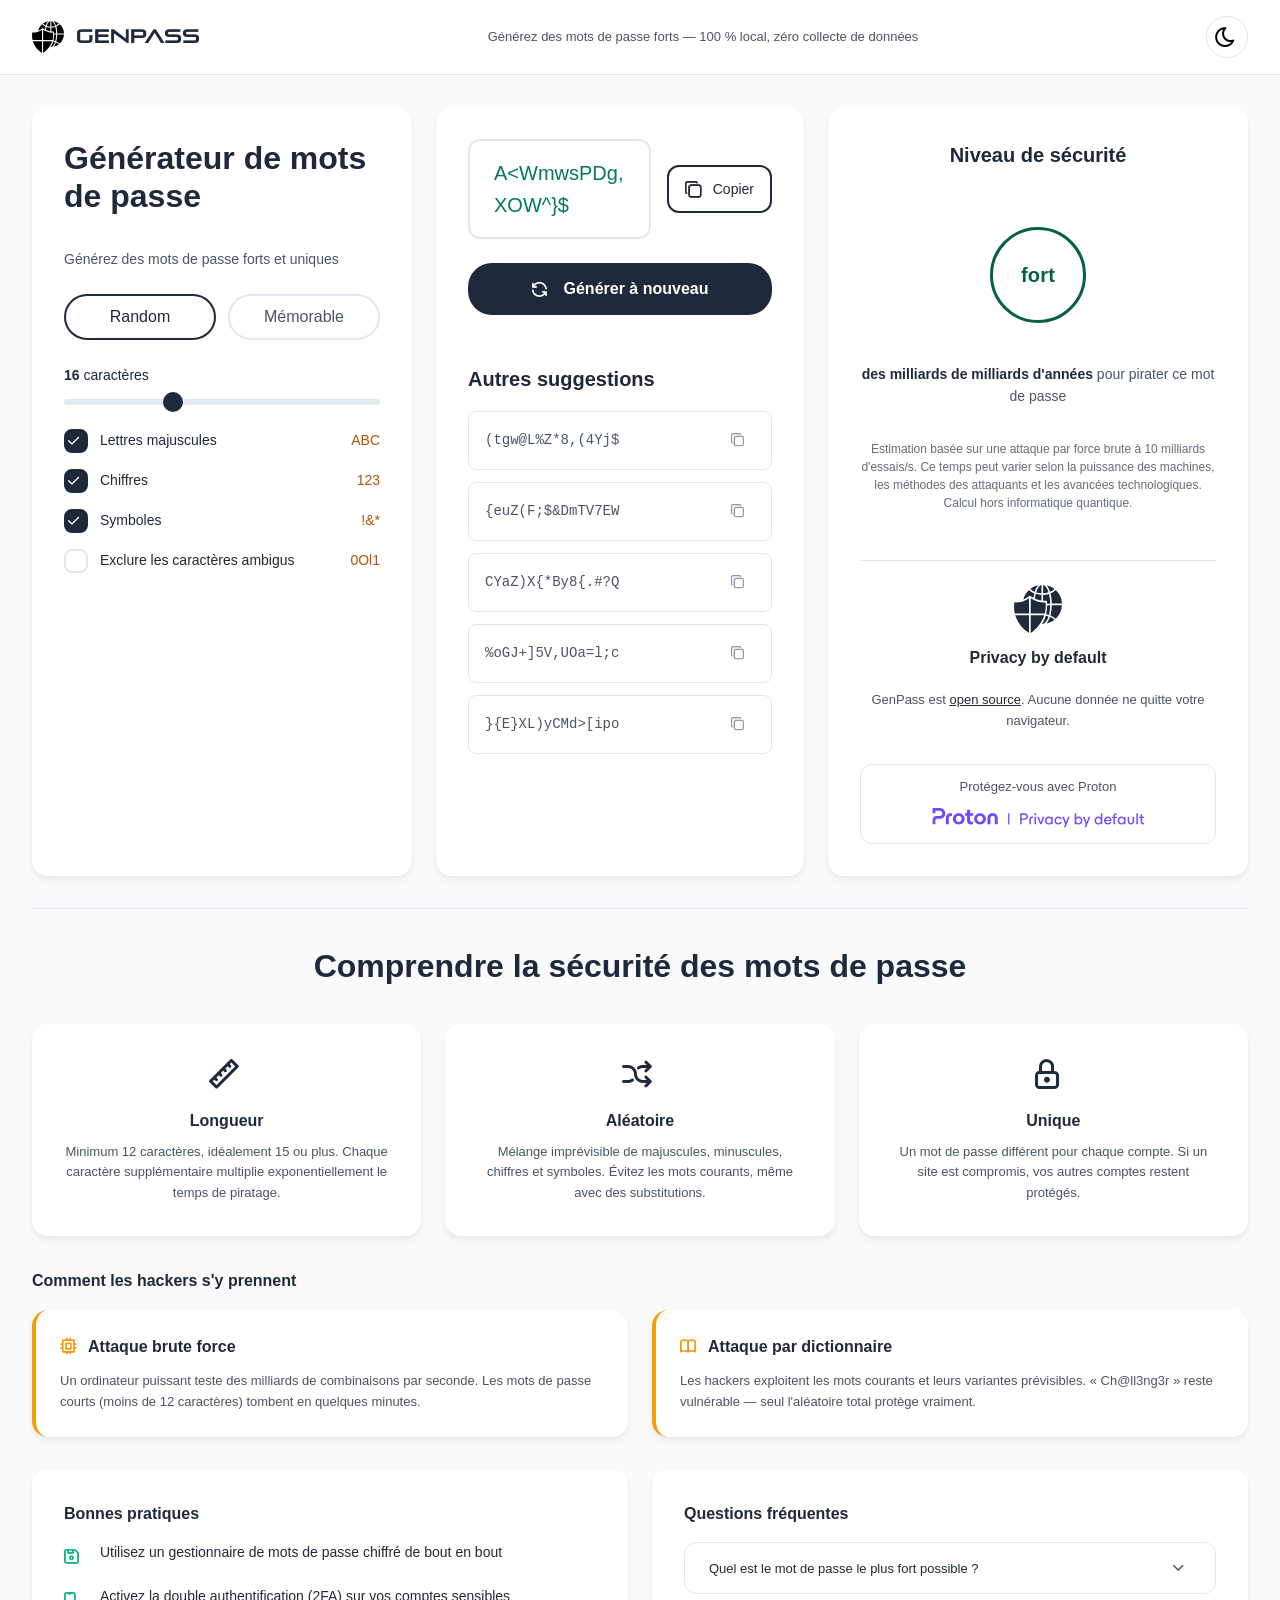
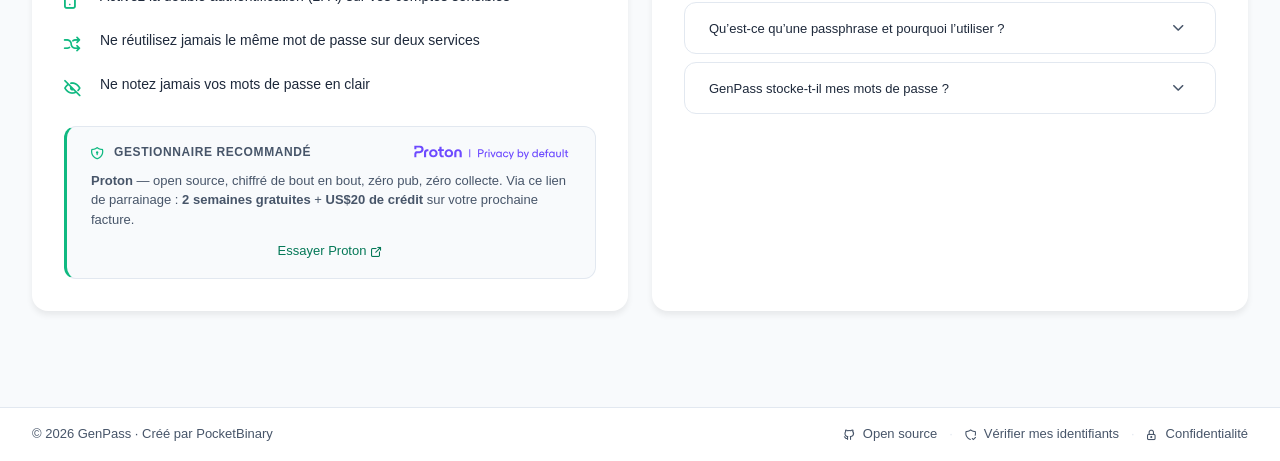
<file: index.html>
<!DOCTYPE html>
<html lang="fr">

<head>
    <meta charset="UTF-8">
    <meta name="viewport" content="width=device-width, initial-scale=1.0">
    <title>GenPass — Générateur de mots de passe sécurisé</title>
    <meta name="description"
        content="Générez des mots de passe forts et uniques directement dans votre navigateur. 100 % local, zéro collecte de données. Open source.">
    <!-- Canonical -->
    <link rel="canonical" href="https://genpass.fr">
    <!-- Open Graph (partage réseaux sociaux) -->
    <meta property="og:title" content="GenPass — Générateur de mots de passe sécurisé">
    <meta property="og:description"
        content="Générez des mots de passe forts et uniques. 100 % local, zéro collecte de données.">
    <meta property="og:type" content="website">
    <meta property="og:url" content="https://genpass.fr/">
    <meta property="og:image" content="https://genpass.fr/assets/og-image.png">
    <meta property="og:locale" content="fr_FR">
    <meta property="og:site_name" content="GenPass">
    <!-- Twitter Card -->
    <meta name="twitter:card" content="summary_large_image">
    <meta name="twitter:title" content="GenPass — Générateur de mots de passe sécurisé">
    <meta name="twitter:description"
        content="Générez des mots de passe forts et uniques. 100 % local, zéro collecte de données.">
    <meta name="twitter:image" content="https://genpass.fr/assets/og-image.png">
    <!-- Content Security Policy -->
    <meta http-equiv="Content-Security-Policy"
        content="default-src 'none'; script-src 'self'; style-src 'self' 'sha256-gZEMXY+Ti3OKkXIjVT8OJNDdq4gwC88ZYDD8nzXsb4E='; img-src 'self'; font-src 'self'; connect-src 'self'; manifest-src 'self'">
    <!-- PWA -->
    <link rel="manifest" href="manifest.json">
    <meta name="theme-color" content="#1E293B">
    <meta name="apple-mobile-web-app-capable" content="yes">
    <meta name="apple-mobile-web-app-status-bar-style" content="default">
    <!-- Referrer Policy -->
    <meta name="referrer" content="strict-origin-when-cross-origin">
    <!-- Preload fonts - Critical for LCP -->
    <link rel="preload" href="fonts/PirulenRg.woff2" as="font" type="font/woff2" crossorigin>
    <link rel="preload" href="css/tabler-icons.min.css" as="style">
    <link rel="preload" href="fonts/tabler-icons.subset.woff2" as="font" type="font/woff2" crossorigin>
    <!-- Modulepreload : tous les modules JS chargés en parallèle dès le parsing du head -->
    <link rel="modulepreload" href="js/app.js">
    <link rel="modulepreload" href="js/theme.js">
    <link rel="modulepreload" href="js/ui.js">
    <link rel="modulepreload" href="js/utils.js">
    <link rel="modulepreload" href="js/state.js">
    <link rel="modulepreload" href="js/security.js">
    <link rel="modulepreload" href="js/generator.js">
    <link rel="modulepreload" href="js/data.js">
    <!-- Structured Data (JSON-LD) -->
    <script type="application/ld+json">
    {
        "@context": "https://schema.org",
        "@type": "WebApplication",
        "name": "GenPass",
        "url": "https://genpass.fr/",
        "description": "Générateur de mots de passe sécurisé. 100 % local, zéro collecte de données.",
        "applicationCategory": "SecurityApplication",
        "operatingSystem": "All",
        "offers": { "@type": "Offer", "price": "0", "priceCurrency": "EUR" },
        "browserRequirements": "Requires JavaScript. Requires Web Crypto API.",
        "inLanguage": "fr"
    }
    </script>
    <!-- Styles critiques (above-the-fold) : inlinés pour éliminer la requête bloquante -->
    <link rel="stylesheet" href="css/tabler-icons.min.css">
    <style>@font-face{font-family:'Pirulen';src:url('../fonts/PirulenRg.woff2') format('woff2');font-weight:400;font-display:swap}

:root{--color-primary:#1E293B;--color-primary-hover:#0F172A;--color-success:#10B981;--color-warning:#F59E0B;--color-bg-main:#F8FAFC;--color-bg-card:#FFFFFF;--color-text-primary:#1E293B;--color-text-secondary:#475569;--color-border:#E2E8F0;--color-border-active:#10B981;--font-family:-apple-system,BlinkMacSystemFont,'Segoe UI','Roboto','Helvetica','Arial',sans-serif;--font-size-xl:32px;--font-size-lg:20px;--font-size-md:16px;--font-size-base:14px;--font-size-sm:13px;--font-size-xs:12px;--font-weight-bold:700;--font-weight-semibold:600;--font-weight-medium:500;--font-weight-regular:400;--spacing-xs:8px;--spacing-sm:12px;--spacing-md:16px;--spacing-lg:24px;--spacing-xl:32px;--radius-sm:8px;--radius-md:12px;--radius-lg:16px;--radius-xl:24px;--radius-full:9999px;--shadow-sm:0 1px 2px rgba(0,0,0,0.05);--shadow-md:0 4px 6px rgba(0,0,0,0.07);--shadow-lg:0 10px 15px rgba(0,0,0,0.1)}

[data-theme="dark"]{--color-primary:#E2E8F0;--color-primary-hover:#F1F5F9;--color-success:#34D399;--color-warning:#FBBF24;--color-bg-main:#0F172A;--color-bg-card:#1E293B;--color-text-primary:#F1F5F9;--color-text-secondary:#CBD5E1;--color-border:#334155;--color-border-active:#34D399;--shadow-sm:0 1px 2px rgba(0,0,0,0.3);--shadow-md:0 4px 6px rgba(0,0,0,0.4);--shadow-lg:0 10px 15px rgba(0,0,0,0.5)}

*{margin:0;padding:0;box-sizing:border-box}

.hidden{display:none!important}

body{font-family:var(--font-family);background-color:var(--color-bg-main);color:var(--color-text-primary);line-height:1.6;padding:0}

.site-header{background:var(--color-bg-card);border-bottom:1px solid var(--color-border);padding:var(--spacing-md) var(--spacing-xl);position:sticky;top:0;z-index:100}

.header-inner{max-width:1400px;margin:0 auto;display:flex;align-items:center;justify-content:space-between;gap:var(--spacing-lg)}

.header-brand{display:flex;align-items:center;gap:var(--spacing-sm);flex-shrink:0;text-decoration:none;color:inherit}

.brand-logo{height:32px;width:auto;display:block;flex-shrink:0;filter:brightness(0)}

[data-theme="dark"] .brand-logo{filter:brightness(0) invert(1)}

.brand-name{font-family:'Pirulen','Orbitron',var(--font-family);font-size:18px;font-weight:700;color:var(--color-text-primary);letter-spacing:1px}

.header-tagline{font-size:var(--font-size-sm);color:var(--color-text-secondary);text-align:center;flex:1}

.site-main{padding:var(--spacing-xl)}
</style>
    <!-- Préchargement de style.css : téléchargé en parallèle, appliqué en bas de <body> -->
    <link rel="preload" href="css/style.css" as="style">
    <link rel="icon" type="image/svg+xml" href="assets/favicon.svg">
    <link rel="apple-touch-icon" href="assets/favicon.svg">
</head>

<body>

    <!-- Fallback si JavaScript est désactivé -->
    <noscript>
        <div class="noscript-warning">
            <strong>JavaScript est requis</strong> pour générer des mots de passe. Veuillez l'activer dans votre
            navigateur.
        </div>
    </noscript>

    <!-- Header -->
    <header class="site-header">
        <div class="header-inner">
            <a href="/" class="header-brand" aria-label="GenPass — Retour à l'accueil">
                <img src="assets/logo.svg" class="brand-logo" alt="" width="32" height="32" loading="eager">
                <span class="brand-name">GenPass</span>
            </a>
            <p class="header-tagline">Générez des mots de passe forts — 100&nbsp;% local, zéro collecte de données</p>
            <button class="theme-toggle" id="themeToggle" aria-label="Changer le thème">
                <i class="ti ti-moon theme-icon moon-icon" aria-hidden="true"></i>
                <i class="ti ti-sun theme-icon sun-icon" aria-hidden="true"></i>
            </button>
        </div>
    </header>

    <!-- Main -->
    <main class="site-main">
        <div class="container">
            <!-- Left Panel: Generator Settings -->
            <div class="card settings-card">
                <h1 class="heading-primary">Générateur de mots de passe</h1>
                <p class="text-secondary">Générez des mots de passe forts et uniques</p>

                <!-- Toggle Buttons -->
                <div class="toggle-group" role="group" aria-label="Mode de génération">
                    <button class="toggle-btn active" data-type="random" aria-pressed="true">Random</button>
                    <button class="toggle-btn" data-type="memorable" aria-pressed="false">Mémorable</button>
                </div>

                <!-- Length Slider -->
                <div class="slider-container">
                    <label class="slider-label" for="lengthSlider">
                        <span id="lengthValue">16</span> <span id="lengthUnit">caractères</span>
                    </label>
                    <input type="range" id="lengthSlider" class="slider" min="8" max="32" value="16"
                        aria-label="Longueur du mot de passe" aria-valuenow="16" aria-valuetext="16 caractères">
                </div>

                <!-- Checkboxes : Mode Random -->
                <div class="checkbox-group" id="randomOptions">
                    <label class="checkbox-item">
                        <input type="checkbox" id="uppercaseCheck" checked>
                        <span class="checkbox-custom">
                            <i class="ti ti-check check-icon"></i>
                        </span>
                        <span class="checkbox-label">Lettres majuscules</span>
                        <span class="checkbox-example">ABC</span>
                    </label>

                    <label class="checkbox-item">
                        <input type="checkbox" id="numbersCheck" checked>
                        <span class="checkbox-custom">
                            <i class="ti ti-check check-icon"></i>
                        </span>
                        <span class="checkbox-label">Chiffres</span>
                        <span class="checkbox-example">123</span>
                    </label>

                    <label class="checkbox-item">
                        <input type="checkbox" id="symbolsCheck" checked>
                        <span class="checkbox-custom">
                            <i class="ti ti-check check-icon"></i>
                        </span>
                        <span class="checkbox-label">Symboles</span>
                        <span class="checkbox-example">!&*</span>
                    </label>

                    <label class="checkbox-item">
                        <input type="checkbox" id="ambiguousCheck">
                        <span class="checkbox-custom">
                            <i class="ti ti-check check-icon"></i>
                        </span>
                        <span class="checkbox-label">Exclure les caractères ambigus</span>
                        <span class="checkbox-example">0Ol1</span>
                    </label>
                </div>

                <!-- Checkboxes : Mode Mémorable -->
                <div class="checkbox-group hidden" id="memorableOptions">
                    <!-- Sous-toggle : Mots aléatoires / Phrase connue -->
                    <div class="mem-mode-group" role="group" aria-label="Mode mémorable">
                        <button class="mem-mode-btn active" data-memmode="words" aria-pressed="true">Mots
                            aléatoires</button>
                        <button class="mem-mode-btn" data-memmode="citation" aria-pressed="false">Phrase connue</button>
                    </div>
                    <label class="checkbox-item">
                        <input type="checkbox" id="memUppercaseCheck" checked>
                        <span class="checkbox-custom">
                            <i class="ti ti-check check-icon"></i>
                        </span>
                        <span class="checkbox-label">Lettres majuscules</span>
                        <span class="checkbox-example">Mot</span>
                    </label>

                    <label class="checkbox-item">
                        <input type="checkbox" id="memNumbersCheck" checked>
                        <span class="checkbox-custom">
                            <i class="ti ti-check check-icon"></i>
                        </span>
                        <span class="checkbox-label">Chiffres aux mots</span>
                        <span class="checkbox-example">Mot3</span>
                    </label>

                    <label class="checkbox-item">
                        <input type="checkbox" id="memSymbolsInWordsCheck">
                        <span class="checkbox-custom">
                            <i class="ti ti-check check-icon"></i>
                        </span>
                        <span class="checkbox-label">Symboles dans les mots</span>
                        <span class="checkbox-example">M!ot</span>
                    </label>

                    <div class="separator-option">
                        <label class="separator-label" for="separatorSelect">Séparateur</label>
                        <select id="separatorSelect" class="separator-select">
                            <option value="-" selected>Tiret ( - )</option>
                            <option value=".">Point ( . )</option>
                            <option value=" ">Espace</option>
                            <option value="random">Aléatoire</option>
                            <option value="">Aucun</option>
                        </select>
                    </div>

                    <label class="checkbox-item">
                        <input type="checkbox" id="memAmbiguousCheck">
                        <span class="checkbox-custom">
                            <i class="ti ti-check check-icon"></i>
                        </span>
                        <span class="checkbox-label">Exclure les caractères ambigus</span>
                        <span class="checkbox-example">0Ol1</span>
                    </label>
                </div>
            </div>

            <!-- Center Panel: Password Display -->
            <div class="card password-card">
                <div class="password-display-container">
                    <div class="password-display" id="passwordDisplay">
                        <!-- Contenu généré par script.js — aria-live annonce les mises à jour aux lecteurs d'écran -->
                        <span class="password-text" id="generatedPassword" aria-live="polite"></span>
                    </div>
                    <button class="btn-icon copy-btn" id="copyBtn" title="Copier">
                        <i class="ti ti-copy icon"></i>
                        <span>Copier</span>
                    </button>
                </div>

                <!-- Indice citation : phrase source pour mémorisation -->
                <div class="citation-hint hidden" id="citationHint">
                    <i class="ti ti-bulb citation-hint-icon"></i>
                    <span class="citation-hint-text">
                        <span id="citationText"></span>
                        <span class="citation-author" id="citationAuthor"></span>
                    </span>
                </div>

                <button class="btn-primary" id="generateBtn">
                    <i class="ti ti-refresh icon"></i>
                    Générer à nouveau
                </button>

                <!-- Other Passwords List -->
                <div class="other-passwords">
                    <h2 class="heading-secondary">Autres suggestions</h2>
                    <!-- Les suggestions sont générées dynamiquement par script.js -->
                    <div class="password-list" id="passwordList"></div>
                </div>
            </div>

            <!-- Right Panel: Security Info -->
            <div class="card security-card">
                <h2 class="heading-secondary">Niveau de sécurité</h2>

                <!-- Indicateur visuel — badge de niveau de force -->
                <div class="security-visual" role="status" aria-live="polite">
                    <span class="security-strength-label" id="strengthLabel">fort</span>
                </div>

                <p class="security-info">
                    <strong id="crackTime">des milliards d'années</strong> pour pirater ce mot de passe
                </p>
                <p class="security-disclaimer">
                    Estimation basée sur une attaque par force brute à 10 milliards d'essais/s. Ce temps peut varier
                    selon la puissance des machines, les méthodes des attaquants et les avancées technologiques. Calcul
                    hors informatique quantique.
                </p>

                <!-- App Info -->
                <div class="app-info">
                    <div class="privacy-section">
                        <img src="assets/favicon.svg" alt="" class="privacy-icon" aria-hidden="true" width="48"
                            height="48">
                        <h3 class="heading-tertiary">Privacy by default</h3>
                        <p class="text-small">
                            GenPass est <a href="https://github.com/SletOne/genpass" target="_blank"
                                rel="noopener noreferrer" class="link">open source</a>. Aucune donnée ne quitte votre
                            navigateur.
                        </p>
                    </div>

                    <!-- CTA Proton Pass — second point de contact, contexte "sécurité/privacy" -->
                    <a href="https://pr.tn/ref/JD3S8DQ5" target="_blank" rel="noopener noreferrer sponsored"
                        class="proton-cta">
                        Protégez-vous avec Proton
                        <img src="assets/Proton_tagline.svg" alt="Proton" class="proton-cta-logo" width="220"
                            height="24" loading="lazy">
                    </a>
                </div>
            </div>
        </div>

        <!-- Security Guide Section -->
        <section class="security-guide">
            <h2 class="guide-title">Comprendre la sécurité des mots de passe</h2>

            <!-- Bloc A: Les 3 piliers -->
            <div class="pillars-grid">
                <div class="pillar-card">
                    <i class="ti ti-ruler-2 pillar-icon" aria-hidden="true"></i>
                    <h3>Longueur</h3>
                    <p>Minimum 12 caractères, idéalement 15 ou plus. Chaque caractère supplémentaire multiplie
                        exponentiellement le temps de piratage.</p>
                </div>
                <div class="pillar-card">
                    <i class="ti ti-arrows-shuffle pillar-icon" aria-hidden="true"></i>
                    <h3>Aléatoire</h3>
                    <p>Mélange imprévisible de majuscules, minuscules, chiffres et symboles. Évitez les mots courants,
                        même avec des substitutions.</p>
                </div>
                <div class="pillar-card">
                    <i class="ti ti-lock pillar-icon" aria-hidden="true"></i>
                    <h3>Unique</h3>
                    <p>Un mot de passe différent pour chaque compte. Si un site est compromis, vos autres comptes
                        restent protégés.</p>
                </div>
            </div>

            <!-- Bloc B: Méthodes d'attaque -->
            <div class="attacks-section">
                <h3 class="section-subtitle">Comment les hackers s'y prennent</h3>
                <div class="attacks-grid">
                    <div class="attack-card">
                        <div class="attack-header">
                            <i class="ti ti-cpu attack-icon" aria-hidden="true"></i>
                            <span>Attaque brute force</span>
                        </div>
                        <p>Un ordinateur puissant teste des milliards de combinaisons par seconde. Les mots de passe
                            courts (moins de 12 caractères) tombent en quelques minutes.</p>
                    </div>
                    <div class="attack-card">
                        <div class="attack-header">
                            <i class="ti ti-book attack-icon" aria-hidden="true"></i>
                            <span>Attaque par dictionnaire</span>
                        </div>
                        <p>Les hackers exploitent les mots courants et leurs variantes prévisibles. « Ch@ll3ng3r » reste
                            vulnérable — seul l'aléatoire total protège vraiment.</p>
                    </div>
                </div>
            </div>

            <!-- Bloc C & D côte à côte -->
            <div class="guide-bottom-grid">
                <!-- Bonnes pratiques -->
                <div class="practices-section">
                    <h3 class="section-subtitle">Bonnes pratiques</h3>
                    <ul class="practices-list">
                        <li class="practice-item">
                            <i class="ti ti-device-floppy practice-icon" aria-hidden="true"></i>
                            <span>Utilisez un gestionnaire de mots de passe chiffré de bout en bout</span>
                        </li>
                        <li class="practice-item">
                            <i class="ti ti-device-mobile practice-icon" aria-hidden="true"></i>
                            <span>Activez la double authentification (2FA) sur vos comptes sensibles</span>
                        </li>
                        <li class="practice-item">
                            <i class="ti ti-arrows-shuffle practice-icon" aria-hidden="true"></i>
                            <span>Ne réutilisez jamais le même mot de passe sur deux services</span>
                        </li>
                        <li class="practice-item">
                            <i class="ti ti-eye-off practice-icon" aria-hidden="true"></i>
                            <span>Ne notez jamais vos mots de passe en clair</span>
                        </li>
                    </ul>

                    <!-- Recommandation gestionnaire de mots de passe -->
                    <!-- rel="sponsored" : balise SEO requise pour les liens d'affiliation/parrainage -->
                    <div class="proton-rec">
                        <div class="proton-rec-header">
                            <i class="ti ti-shield-lock proton-rec-icon" aria-hidden="true"></i>
                            <span class="proton-rec-label">Gestionnaire recommandé</span>
                            <img src="assets/Proton_tagline.svg" alt="Proton" class="proton-rec-logo" width="160"
                                height="18" loading="lazy">
                        </div>
                        <p class="proton-rec-text">
                            <strong>Proton</strong> — open source, chiffré de bout en bout, zéro pub, zéro collecte.
                            Via ce lien de parrainage : <strong>2 semaines gratuites</strong> + <strong>US$20 de
                                crédit</strong> sur votre prochaine facture.
                        </p>
                        <a href="https://pr.tn/ref/JD3S8DQ5" target="_blank" rel="noopener noreferrer sponsored"
                            class="proton-rec-link">
                            Essayer Proton <i class="ti ti-external-link"></i>
                        </a>
                    </div>
                </div>

                <!-- FAQ accordion -->
                <div class="faq-section">
                    <h3 class="section-subtitle">Questions fréquentes</h3>
                    <div class="faq-list">
                        <div class="faq-item">
                            <button class="faq-question" aria-expanded="false">
                                <span>Quel est le mot de passe le plus fort possible ?</span>
                                <i class="ti ti-chevron-down faq-chevron"></i>
                            </button>
                            <div class="faq-answer">
                                <p>Un bon mot de passe doit comporter au moins
                                    <strong>12 caractères</strong>, avec un mélange aléatoire de majuscules, minuscules,
                                    chiffres et symboles.
                                    Cette recommandation s’inscrit dans les bonnes pratiques de sécurité édictées par
                                    des organismes comme la
                                    <strong>CNIL</strong>
                                    (<a href="https://www.cnil.fr/fr/mots-de-passe-recommandations-pour-maitriser-sa-securite"
                                        target="_blank" rel="noopener">CNIL – Mots de passe</a>),
                                    l’<strong>Agence nationale de la sécurité des systèmes d’information
                                        (ANSSI)</strong>
                                    (<a href="https://www.extern-it.fr/anssi-nouvelles-recommandations-relatives-aux-mots-de-passes/"
                                        target="_blank" rel="noopener">
                                        ANSSI – Recommandations sur l’authentification et les mots de passe
                                    </a>),
                                    ainsi que les agences internationales comme le <strong>NIST</strong> et le
                                    <strong>CISA</strong>,
                                    qui insistent sur la longueur et la complexité comme premières lignes de défense
                                    contre les attaques par force brute ou
                                    par dictionnaire.
                                    Comme ces mots de passe sont particulièrement difficiles à mémoriser, il est
                                    fortement recommandé d’utiliser un
                                    <strong>gestionnaire de mots de passe</strong> pour les stocker de manière chiffrée.
                                    Ces outils permettent de conserver vos identifiants dans un coffre‑fort sécurisé,
                                    accessible uniquement via un mot de
                                    passe maître,
                                    et facilitent la génération de mots de passe complexes uniques pour chaque service,
                                    conformément aux recommandations de
                                    la CNIL sur la
                                    conservation des mots de passe et l’utilisation de gestionnaires dédiés.
                                </p>
                            </div>
                        </div>
                        <div class="faq-item">
                            <button class="faq-question" aria-expanded="false">
                                <span>Qu’est‑ce qu’une passphrase et pourquoi l’utiliser ?</span>
                                <i class="ti ti-chevron-down faq-chevron"></i>
                            </button>
                            <div class="faq-answer">
                                <p>Une passphrase est une séquence de mots courants, souvent liés par un thème ou une
                                    image mentale, qui remplace un mot de
                                    passe traditionnel.
                                    Exemple : <code>chaise-bleue-cratère-1987</code> est plus facile à retenir qu’une
                                    chaîne aléatoire comme
                                    <code>hK9$xQ2!pLw@</code>, tout en offrant une bonne sécurité si elle est
                                    suffisamment longue (au moins <strong>4 à 6
                                        mots</strong>, idéalement 16 caractères ou plus).
                                    Les organismes comme le <strong>NIST</strong> et le <strong>CISA</strong>
                                    recommandent aujourd’hui ce type de structure,
                                    car une passphrase longue et simple à mémoriser est souvent plus sûre qu’un mot de
                                    passe court et complexe que
                                    l’utilisateur note ou réutilise.
                                    Pour encore plus de sécurité, associez toujours une passphrase à un
                                    <strong>gestionnaire de mots de passe</strong> et à
                                    la <strong>double authentification (2FA/MFA)</strong> lorsque le service le permet.
                                </p>
                            </div>
                        </div>
                        <div class="faq-item">
                            <button class="faq-question" aria-expanded="false">
                                <span>GenPass stocke-t-il mes mots de passe ?</span>
                                <i class="ti ti-chevron-down faq-chevron"></i>
                            </button>
                            <div class="faq-answer">
                                <p>Non. GenPass génère vos mots de passe entièrement dans votre navigateur. Aucune
                                    donnée n'est transmise ni stockée sur un serveur. Pour conserver vos mots de passe,
                                    utilisez un gestionnaire chiffré de confiance.</p>
                            </div>
                        </div>
                    </div>
                </div>
            </div>
        </section>
    </main>

    <!-- Footer -->
    <footer class="site-footer">
        <div class="footer-inner">
            <p class="footer-copy">© 2026 GenPass · Créé par PocketBinary</p>
            <div class="footer-links">
                <a href="https://github.com/SletOne/genpass" target="_blank" rel="noopener noreferrer"
                    class="footer-link">
                    <i class="ti ti-brand-github"></i>
                    Open source
                </a>
                <span class="footer-sep">·</span>
                <a href="https://haveibeenpwned.com" target="_blank" rel="noopener noreferrer" class="footer-link">
                    <i class="ti ti-shield-check"></i>
                    Vérifier mes identifiants
                </a>
                <span class="footer-sep">·</span>
                <a href="privacy.html" class="footer-link">
                    <i class="ti ti-lock"></i>
                    Confidentialité
                </a>
            </div>
        </div>
    </footer>

    <button class="scroll-top" id="scrollTop" aria-label="Retour en haut">
        <i class="ti ti-arrow-up"></i>
    </button>

    <!-- style.css : préchargé dans <head>, appliqué ici pour ne pas bloquer le premier rendu -->
    <link rel="stylesheet" href="css/style.css">
    <!-- app.js importe le reste des modules via ES modules -->
    <script type="module" src="js/app.js"></script>
</body>

</html>
</file>
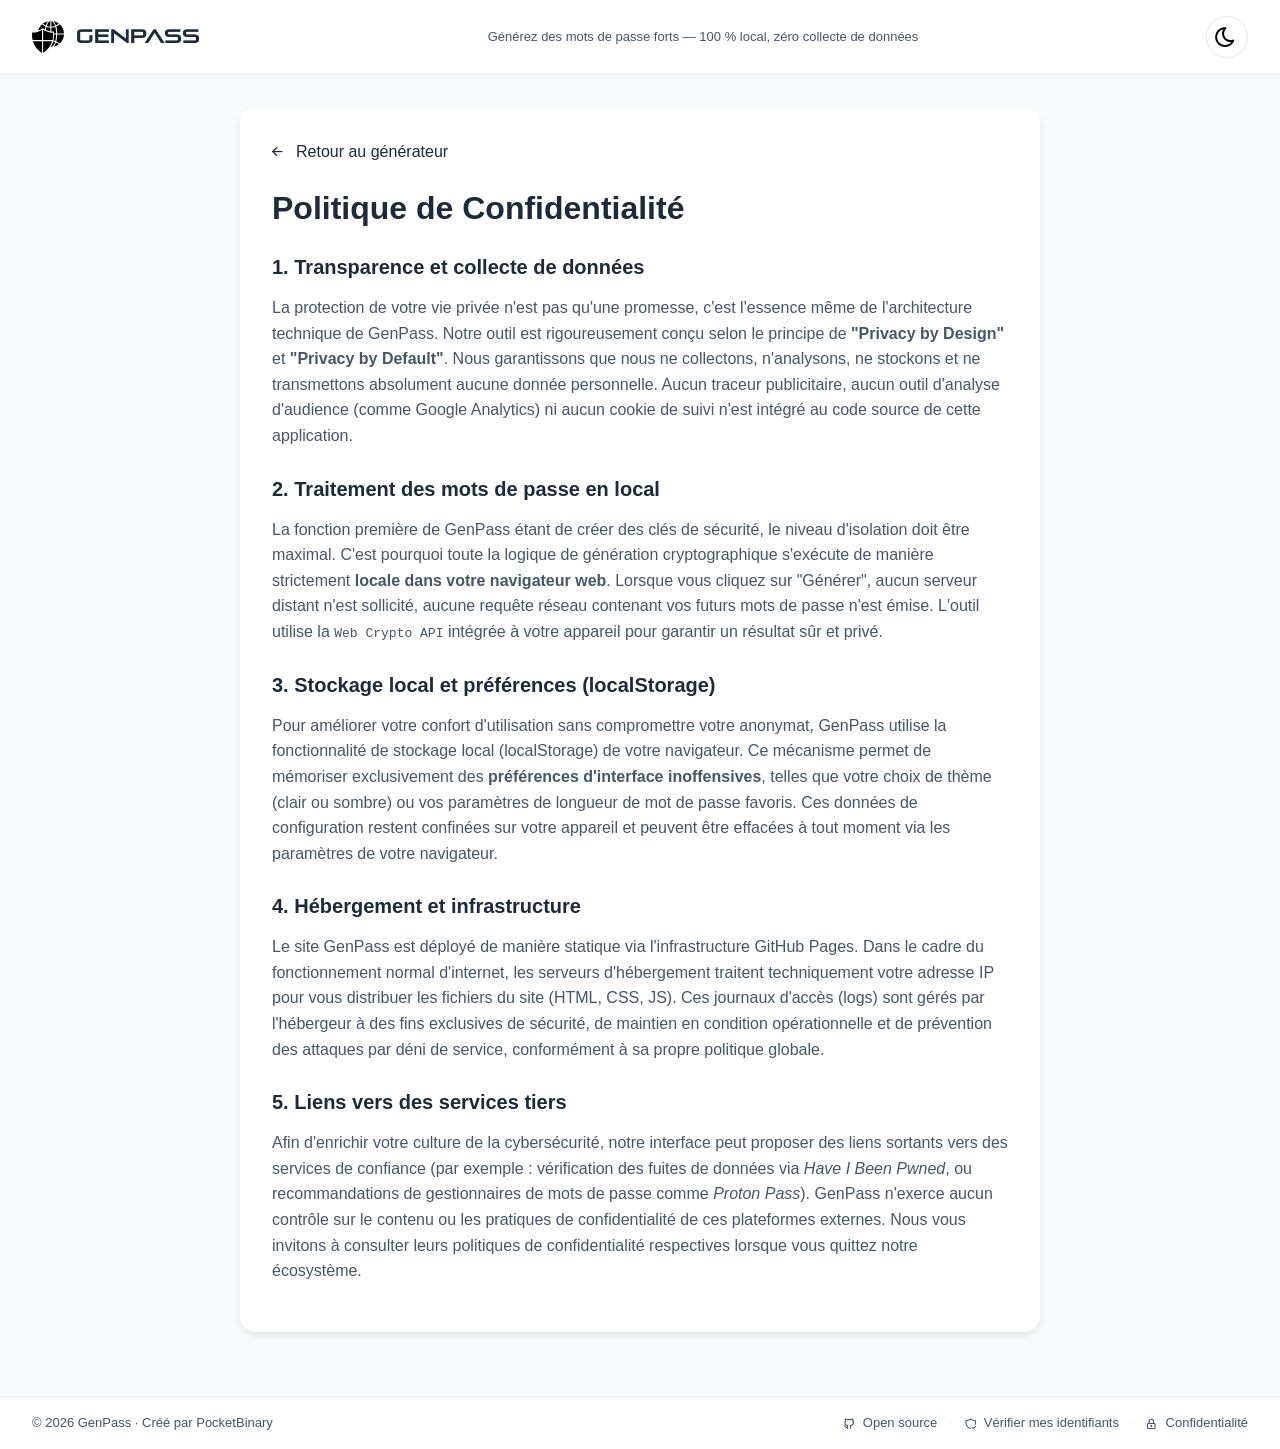
<file: privacy.html>
<!DOCTYPE html>
<html lang="fr">

<head>
    <meta charset="UTF-8">
    <meta name="viewport" content="width=device-width, initial-scale=1.0">
    <title>Politique de Confidentialité — GenPass</title>
    <meta name="description" content="Politique de confidentialité de GenPass.">
    <link rel="canonical" href="https://genpass.fr/privacy.html">
    <!-- Content Security Policy -->
    <meta http-equiv="Content-Security-Policy"
        content="default-src 'none'; script-src 'self'; style-src 'self'; img-src 'self'; font-src 'self'; connect-src 'self'; manifest-src 'self'">
    <!-- Preload fonts -->
    <link rel="preload" href="fonts/PirulenRg.woff2" as="font" type="font/woff2" crossorigin>
    <link rel="preload" href="fonts/tabler-icons.subset.woff2" as="font" type="font/woff2" crossorigin>
    <!-- Préchargement de style.css : téléchargé en parallèle, appliqué en bas de <body> -->
    <link rel="preload" href="css/style.css" as="style">
    <!-- Styles critiques (above-the-fold) : bloquants mais minuscules -->
    <link rel="stylesheet" href="css/tabler-icons.min.css">
    <link rel="stylesheet" href="css/critical.css">
    <link rel="icon" type="image/svg+xml" href="assets/favicon.svg">
</head>

<body>
    <!-- Header identique à index.html -->
    <header class="site-header">
        <div class="header-inner">
            <a href="/" class="header-brand">
                <img src="assets/logo.svg" class="brand-logo" alt="GenPass" width="32" height="32">
                <span class="brand-name">GenPass</span>
            </a>
            <p class="header-tagline">Générez des mots de passe forts — 100&nbsp;% local, zéro collecte de données</p>
            <button class="theme-toggle" id="themeToggle" aria-label="Changer le thème">
                <i class="ti ti-moon theme-icon moon-icon" aria-hidden="true"></i>
                <i class="ti ti-sun theme-icon sun-icon" aria-hidden="true"></i>
            </button>
        </div>
    </header>

    <main class="site-main">
        <div class="container container-block">
            <div class="privacy-content">
                <a href="/" class="back-link">
                    <i class="ti ti-arrow-left"></i> Retour au générateur
                </a>

                <h1 class="heading-primary">Politique de Confidentialité</h1>

                <h2 class="heading-secondary">1. Transparence et collecte de données</h2>
                <p>La protection de votre vie privée n'est pas qu'une promesse, c'est l'essence même de l'architecture
                    technique de GenPass. Notre outil est rigoureusement conçu selon le principe de <strong>"Privacy by
                        Design"</strong> et <strong>"Privacy by Default"</strong>. Nous garantissons que nous ne
                    collectons, n'analysons, ne stockons et ne transmettons absolument aucune donnée personnelle. Aucun
                    traceur publicitaire, aucun outil d'analyse d'audience (comme Google Analytics) ni aucun cookie de
                    suivi n'est intégré au code source de cette application.</p>

                <h2 class="heading-secondary">2. Traitement des mots de passe en local</h2>
                <p>La fonction première de GenPass étant de créer des clés de sécurité, le niveau d'isolation doit être
                    maximal. C'est pourquoi toute la logique de génération cryptographique s'exécute de manière
                    strictement <strong>locale dans votre navigateur web</strong>. Lorsque vous cliquez sur "Générer",
                    aucun serveur distant n'est sollicité, aucune requête réseau contenant vos futurs mots de passe
                    n'est émise. L'outil utilise la <code>Web Crypto API</code> intégrée à votre appareil pour garantir
                    un résultat sûr et privé.</p>

                <h2 class="heading-secondary">3. Stockage local et préférences (localStorage)</h2>
                <p>Pour améliorer votre confort d'utilisation sans compromettre votre anonymat, GenPass utilise la
                    fonctionnalité de stockage local (localStorage) de votre navigateur. Ce mécanisme permet de
                    mémoriser exclusivement des <strong>préférences d'interface inoffensives</strong>, telles que votre
                    choix de thème (clair ou sombre) ou vos paramètres de longueur de mot de passe favoris. Ces données
                    de configuration restent confinées sur votre appareil et peuvent être effacées à tout moment via les
                    paramètres de votre navigateur.</p>

                <h2 class="heading-secondary">4. Hébergement et infrastructure</h2>
                <p>Le site GenPass est déployé de manière statique via l'infrastructure GitHub Pages. Dans le cadre du
                    fonctionnement normal d'internet, les serveurs d'hébergement traitent techniquement votre adresse IP
                    pour vous distribuer les fichiers du site (HTML, CSS, JS). Ces journaux d'accès (logs) sont gérés
                    par l'hébergeur à des fins exclusives de sécurité, de maintien en condition opérationnelle et de
                    prévention des attaques par déni de service, conformément à sa propre politique globale.</p>

                <h2 class="heading-secondary">5. Liens vers des services tiers</h2>
                <p>Afin d'enrichir votre culture de la cybersécurité, notre interface peut proposer des liens sortants
                    vers des services de confiance (par exemple : vérification des fuites de données via <em>Have I Been
                        Pwned</em>, ou recommandations de gestionnaires de mots de passe comme <em>Proton Pass</em>).
                    GenPass n'exerce aucun contrôle sur le contenu ou les pratiques de confidentialité de ces
                    plateformes externes. Nous vous invitons à consulter leurs politiques de confidentialité respectives
                    lorsque vous quittez notre écosystème.</p>
            </div>
        </div>
    </main>

    <!-- Footer identique à index.html -->
    <footer class="site-footer">
        <div class="footer-inner">
            <p class="footer-copy">© 2026 GenPass · Créé par PocketBinary</p>
            <div class="footer-links">
                <a href="https://github.com/SletOne/genpass" target="_blank" rel="noopener noreferrer"
                    class="footer-link">
                    <i class="ti ti-brand-github"></i>
                    Open source
                </a>
                <span class="footer-sep">·</span>
                <a href="https://haveibeenpwned.com" target="_blank" rel="noopener noreferrer" class="footer-link">
                    <i class="ti ti-shield-check"></i>
                    Vérifier mes identifiants
                </a>
                <span class="footer-sep">·</span>
                <a href="privacy.html" class="footer-link" aria-current="page">
                    <i class="ti ti-lock"></i>
                    Confidentialité
                </a>
            </div>
        </div>
    </footer>

    <!-- style.css : préchargé dans <head>, appliqué ici pour ne pas bloquer le premier rendu -->
    <link rel="stylesheet" href="css/style.css">
    <script type="module" src="js/privacy.js"></script>
</body>

</html>
</file>
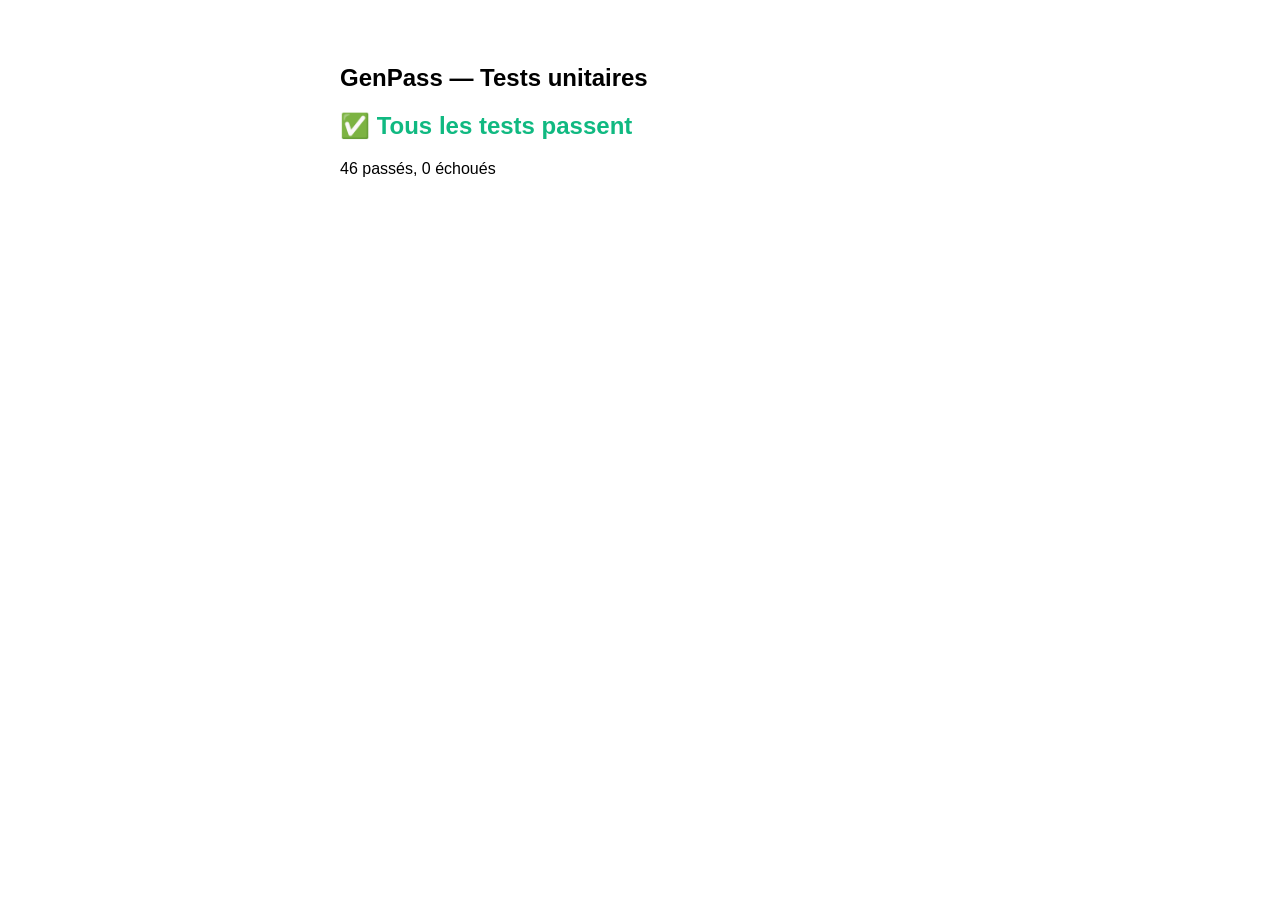
<file: tests/tests.html>
<!DOCTYPE html>
<html lang="fr">

<head>
    <meta charset="UTF-8">
    <title>GenPass — Tests</title>
    <style>
        body {
            font-family: -apple-system, sans-serif;
            max-width: 600px;
            margin: 2rem auto;
            padding: 1rem;
        }

        h1 {
            font-size: 1.5rem;
        }

        ul {
            list-style: none;
            padding: 0;
        }

        li {
            padding: 0.25rem 0;
        }
    </style>
</head>

<body>
    <h1>GenPass — Tests unitaires</h1>
    <div id="results">Exécution en cours…</div>
    <script type="module" src="tests.js"></script>
</body>

</html>
</file>
<file: css/style.css>
@font-face {
    font-family: 'Pirulen';
    src: url('../fonts/PirulenRg.woff2') format('woff2');
    font-weight: 400;
    font-display: swap; 
}
@font-face {
    font-family: 'Tabler Icons';
    src: url('../fonts/tabler-icons.subset.woff2') format('woff2');
    font-weight: normal;
    font-style: normal;
    font-display: swap;
}
:root {
    --color-primary: #1E293B;           
    --color-primary-hover: #0F172A;     
    --color-success: #10B981;           
    --color-warning: #F59E0B;           
    --color-bg-main: #F8FAFC;           
    --color-bg-card: #FFFFFF;           
    --color-text-primary: #1E293B;      
    --color-text-secondary: #475569;    
    --color-border: #E2E8F0;            
    --color-border-active: #10B981;     
    --font-family: -apple-system, BlinkMacSystemFont, 'Segoe UI', 'Roboto', 'Helvetica', 'Arial', sans-serif;
    --font-size-xl: 32px;
    --font-size-lg: 20px;
    --font-size-md: 16px;
    --font-size-base: 14px;
    --font-size-sm: 13px;
    --font-size-xs: 12px;
    --font-weight-bold: 700;
    --font-weight-semibold: 600;
    --font-weight-medium: 500;
    --font-weight-regular: 400;
    --spacing-xs: 8px;
    --spacing-sm: 12px;
    --spacing-md: 16px;
    --spacing-lg: 24px;
    --spacing-xl: 32px;
    --radius-sm: 8px;
    --radius-md: 12px;
    --radius-lg: 16px;
    --radius-xl: 24px;
    --radius-full: 9999px;
    --shadow-sm: 0 1px 2px rgba(0, 0, 0, 0.05);
    --shadow-md: 0 4px 6px rgba(0, 0, 0, 0.07);
    --shadow-lg: 0 10px 15px rgba(0, 0, 0, 0.1);
}
[data-theme="dark"] {
    --color-primary: #E2E8F0;           
    --color-primary-hover: #F1F5F9;
    --color-success: #34D399;           
    --color-warning: #FBBF24;           
    --color-bg-main: #0F172A;           
    --color-bg-card: #1E293B;           
    --color-text-primary: #F1F5F9;
    --color-text-secondary: #CBD5E1;    
    --color-border: #334155;            
    --color-border-active: #34D399;
    --shadow-sm: 0 1px 2px rgba(0, 0, 0, 0.3);
    --shadow-md: 0 4px 6px rgba(0, 0, 0, 0.4);
    --shadow-lg: 0 10px 15px rgba(0, 0, 0, 0.5);
}
* {
    margin: 0;
    padding: 0;
    box-sizing: border-box;
}
.noscript-warning {
    text-align: center;
    padding: 2rem;
    font-family: sans-serif;
    background: #FEF3C7;
    color: #92400E;
}
.hidden {
    display: none !important;
}
:focus-visible {
    outline: 2px solid var(--color-success);
    outline-offset: 3px;
    border-radius: 4px;
}
:focus:not(:focus-visible) {
    outline: none;
}
body {
    font-family: var(--font-family);
    background-color: var(--color-bg-main);
    color: var(--color-text-primary);
    line-height: 1.6;
    padding: 0;
    transition: background-color 0.3s ease, color 0.3s ease;
}
.site-header {
    background: var(--color-bg-card);
    border-bottom: 1px solid var(--color-border);
    padding: var(--spacing-md) var(--spacing-xl);
    transition: background-color 0.3s ease, border-color 0.3s ease;
    position: sticky;
    top: 0;
    z-index: 100; 
}
.header-inner {
    max-width: 1400px;
    margin: 0 auto;
    display: flex;
    align-items: center;
    justify-content: space-between;
    gap: var(--spacing-lg);
}
.header-brand {
    display: flex;
    align-items: center;
    gap: var(--spacing-sm);
    flex-shrink: 0; 
    text-decoration: none;
    color: inherit;
}
.brand-logo {
    height: 32px;
    width: auto;
    display: block;
    flex-shrink: 0;
    filter: brightness(0);           
    transition: filter 0.3s ease;
}
[data-theme="dark"] .brand-logo {
    filter: brightness(0) invert(1); 
}
.brand-name {
    font-family: 'Pirulen', 'Orbitron', var(--font-family);
    font-size: 18px;
    font-weight: 700;
    color: var(--color-text-primary);
    letter-spacing: 1px;
}
.header-tagline {
    font-size: var(--font-size-sm);
    color: var(--color-text-secondary);
    text-align: center;
    flex: 1; 
}
.site-main {
    padding: var(--spacing-xl);
}
.site-footer {
    background: var(--color-bg-card);
    border-top: 1px solid var(--color-border);
    padding: var(--spacing-md) var(--spacing-xl);
    margin-top: var(--spacing-xl);
    transition: background-color 0.3s ease, border-color 0.3s ease;
}
.footer-inner {
    max-width: 1400px;
    margin: 0 auto;
    display: flex;
    align-items: center;
    justify-content: space-between;
    gap: var(--spacing-lg);
}
.footer-copy {
    font-size: var(--font-size-sm);
    color: var(--color-text-secondary);
}
.footer-links {
    display: flex;
    align-items: center;
    gap: var(--spacing-sm);
}
.footer-link {
    display: flex;
    align-items: center;
    gap: 6px;
    font-size: var(--font-size-sm);
    color: var(--color-text-secondary);
    text-decoration: none;
    transition: color 0.2s ease;
}
.footer-link:hover {
    color: var(--color-success);
}
.footer-sep {
    color: var(--color-border);
    font-size: var(--font-size-sm);
}
.heading-primary {
    font-size: var(--font-size-xl);
    font-weight: var(--font-weight-bold);
    color: var(--color-text-primary);
    margin-bottom: var(--spacing-xs);
    line-height: 1.2;
}
.heading-secondary {
    font-size: var(--font-size-lg);
    font-weight: var(--font-weight-semibold);
    color: var(--color-text-primary);
    margin-bottom: var(--spacing-md);
}
.heading-tertiary {
    font-size: var(--font-size-md);
    font-weight: var(--font-weight-semibold);
    color: var(--color-text-primary);
    margin-bottom: var(--spacing-xs);
}
.text-secondary {
    color: var(--color-text-secondary);
    font-size: var(--font-size-base);
}
.text-small {
    font-size: var(--font-size-sm);
    color: var(--color-text-secondary);
}
.text-center {
    text-align: center;
}
.link {
    color: var(--color-primary);
    text-decoration: underline;
    cursor: pointer;
}
.link:hover {
    color: var(--color-primary-hover);
}
.container {
    max-width: 1400px;
    margin: 0 auto;
    display: grid;
    grid-template-columns: 380px 1fr 420px;
    gap: var(--spacing-lg);
}
.container-block {
    display: block;
}
.card {
    background: var(--color-bg-card);
    border-radius: var(--radius-lg);
    padding: var(--spacing-xl);
    box-shadow: var(--shadow-md);
    transition: background-color 0.3s ease, box-shadow 0.3s ease;
}
.settings-card {
    display: flex;
    flex-direction: column;
    gap: var(--spacing-lg);
}
.toggle-group {
    display: flex;
    gap: var(--spacing-sm);
}
.toggle-btn {
    flex: 1;
    padding: var(--spacing-sm) var(--spacing-lg);
    border: 2px solid var(--color-border);
    background: transparent;
    border-radius: var(--radius-xl);
    font-size: var(--font-size-md);
    font-weight: var(--font-weight-medium);
    color: var(--color-text-secondary);
    cursor: pointer;
    transition: all 0.2s ease;
}
.toggle-btn:hover {
    border-color: var(--color-primary);
}
.toggle-btn.active {
    border-color: var(--color-primary);
    background: transparent;
    color: var(--color-primary);
}
.slider-container {
    display: flex;
    flex-direction: column;
    gap: var(--spacing-sm);
}
.slider-label {
    font-size: var(--font-size-base);
    color: var(--color-text-primary);
}
#lengthValue {
    font-weight: var(--font-weight-semibold);
}
.slider {
    width: 100%;
    height: 6px;
    border-radius: var(--radius-full);
    background: var(--color-border);
    outline: none;
    -webkit-appearance: none;
    appearance: none;
}
.slider::-webkit-slider-thumb {
    -webkit-appearance: none;
    appearance: none;
    width: 20px;
    height: 20px;
    border-radius: 50%;
    background: var(--color-primary);
    cursor: pointer;
}
.slider::-moz-range-thumb {
    width: 20px;
    height: 20px;
    border-radius: 50%;
    background: var(--color-primary);
    cursor: pointer;
    border: none;
}
.checkbox-group {
    display: flex;
    flex-direction: column;
    gap: var(--spacing-md);
}
.checkbox-item {
    display: flex;
    align-items: center;
    gap: var(--spacing-sm);
    cursor: pointer;
}
.checkbox-item input[type="checkbox"] {
    display: none;
}
.checkbox-custom {
    width: 24px;
    height: 24px;
    border: 2px solid var(--color-border);
    border-radius: var(--radius-sm);
    display: flex;
    align-items: center;
    justify-content: center;
    background: transparent;
    transition: all 0.2s ease;
}
.checkbox-item input[type="checkbox"]:checked + .checkbox-custom {
    background: var(--color-primary);
    border-color: var(--color-primary);
}
.check-icon {
    font-size: 16px;
    color: white;
    opacity: 0;
    transition: opacity 0.2s ease;
    line-height: 1;
}
.checkbox-item input[type="checkbox"]:checked + .checkbox-custom .check-icon {
    opacity: 1;
}
.checkbox-label {
    flex: 1;
    font-size: var(--font-size-base);
    color: var(--color-text-primary);
}
.checkbox-example {
    font-size: var(--font-size-base);
    font-weight: var(--font-weight-medium);
    color: #B45309; 
}
.separator-option {
    display: flex;
    align-items: center;
    gap: var(--spacing-sm);
    padding-left: 36px; 
}
.separator-label {
    font-size: var(--font-size-base);
    color: var(--color-text-primary); 
    white-space: nowrap;
}
.separator-select {
    flex: 1;
    max-width: 200px;
    padding: 6px var(--spacing-sm);
    font-size: var(--font-size-base);
    font-family: var(--font-family);
    color: var(--color-text-primary);
    background-color: var(--color-bg-card);
    border: 2px solid var(--color-border);
    border-radius: var(--radius-sm);
    cursor: pointer;
    transition: border-color 0.2s ease;
    appearance: none;
    background-image: url("data:image/svg+xml,%3Csvg xmlns='http://www.w3.org/2000/svg' width='12' height='12' viewBox='0 0 12 12'%3E%3Cpath fill='%2364748B' d='M2 4l4 4 4-4'/%3E%3C/svg%3E");
    background-repeat: no-repeat;
    background-position: right 10px center;
    padding-right: 28px;
}
.separator-select:hover {
    border-color: var(--color-text-secondary);
}
.separator-select:focus {
    border-color: var(--color-border-active);
    outline: none;
}
.mem-mode-group {
    display: flex;
    gap: var(--spacing-xs);
    padding: 3px;
    background: var(--color-border);
    border-radius: var(--radius-lg);
}
.mem-mode-btn {
    flex: 1;
    padding: 6px var(--spacing-md);
    border: none;
    background: transparent;
    border-radius: var(--radius-md);
    font-size: var(--font-size-sm);
    font-weight: var(--font-weight-medium);
    color: var(--color-text-secondary);
    cursor: pointer;
    transition: all 0.2s ease;
}
.mem-mode-btn:hover {
    color: var(--color-text-primary);
}
.mem-mode-btn.active {
    background: var(--color-bg-card);
    color: var(--color-primary);
    box-shadow: 0 1px 3px rgba(0, 0, 0, 0.1);
}
.citation-hint {
    display: flex;
    align-items: flex-start;
    gap: var(--spacing-sm);
    padding: var(--spacing-md);
    background: var(--color-bg-main);
    border-radius: var(--radius-md);
    border-left: 3px solid var(--color-primary);
}
.citation-hint-icon {
    font-size: 18px;
    color: var(--color-primary);
    flex-shrink: 0;
    margin-top: 2px;
}
.citation-hint-text {
    display: flex;
    flex-direction: column;
    gap: 2px;
    font-size: var(--font-size-sm);
    color: var(--color-text-secondary);
    line-height: 1.4;
    font-style: italic;
}
.citation-author {
    font-style: normal;
    font-weight: var(--font-weight-medium);
    color: var(--color-text-primary);
    font-size: var(--font-size-xs, 0.75rem);
}
.password-card {
    display: flex;
    flex-direction: column;
    gap: var(--spacing-lg);
}
.password-display-container {
    display: flex;
    align-items: center;
    gap: var(--spacing-md);
}
.password-display {
    flex: 1;
    padding: var(--spacing-md) var(--spacing-lg);
    border: 2px solid var(--color-border);
    border-radius: var(--radius-md);
    background: var(--color-bg-card);
}
.password-text {
    font-size: var(--font-size-lg);
    font-weight: var(--font-weight-medium);
    color: #047857; 
    word-break: break-all; 
}
.btn-icon {
    display: flex;
    align-items: center;
    gap: var(--spacing-xs);
    padding: var(--spacing-sm) var(--spacing-md);
    border: 2px solid var(--color-primary);
    background: transparent;
    border-radius: var(--radius-md);
    color: var(--color-primary);
    font-size: var(--font-size-base);
    font-weight: var(--font-weight-medium);
    cursor: pointer;
    transition: all 0.2s ease;
}
.btn-icon:hover {
    background: var(--color-primary);
    color: white;
}
.btn-icon:hover .icon {
    color: white;
}
.btn-primary {
    display: flex;
    align-items: center;
    justify-content: center;
    gap: var(--spacing-sm);
    padding: var(--spacing-md) var(--spacing-xl);
    border: none;
    background: var(--color-primary);
    border-radius: var(--radius-xl);
    color: white;
    font-size: var(--font-size-md);
    font-weight: var(--font-weight-semibold);
    cursor: pointer;
    transition: all 0.2s ease;
}
.btn-primary:hover {
    background: var(--color-primary-hover);
}
.btn-primary .icon {
    font-size: 20px;
    line-height: 1;
}
.icon {
    font-size: 20px;
    line-height: 1;
}
.other-passwords {
    margin-top: var(--spacing-lg);
}
.password-list {
    display: flex;
    flex-direction: column;
    gap: var(--spacing-sm);
}
.password-item {
    display: flex;
    align-items: center;
    justify-content: space-between;
    padding: var(--spacing-sm) var(--spacing-md);
    border: 1px solid var(--color-border);
    border-radius: var(--radius-sm);
    background: var(--color-bg-card);
}
.password-text-small {
    font-size: var(--font-size-base);
    color: var(--color-text-secondary);
    font-family: 'Courier New', monospace;
}
.btn-icon-small {
    background: transparent;
    border: none;
    cursor: pointer;
    padding: var(--spacing-xs);
    opacity: 0.6;
    transition: opacity 0.2s ease;
}
.btn-icon-small:hover {
    opacity: 1;
}
.icon-small {
    font-size: 16px;
    line-height: 1;
    color: var(--color-text-secondary);
}
.security-card {
    display: flex;
    flex-direction: column;
    gap: var(--spacing-lg);
    align-items: center;
    text-align: center;
}
.security-visual {
    display: flex;
    align-items: center;
    justify-content: center;
    margin: var(--spacing-md) 0;
}
.security-strength-label {
    display: inline-flex;
    align-items: center;
    justify-content: center;
    width: 96px;
    height: 96px;
    border-radius: 50%;
    border: 3px solid currentColor;
    font-size: 1.25rem;
    font-weight: var(--font-weight-bold);
    color: #065F46; 
    letter-spacing: 0.01em;
}
.security-info {
    font-size: var(--font-size-base);
    color: var(--color-text-secondary);
}
.security-info strong {
    color: var(--color-text-primary);
    font-weight: var(--font-weight-semibold);
}
.security-disclaimer {
    font-size: var(--font-size-xs);
    color: var(--color-text-secondary);
    opacity: 0.85;
    line-height: 1.5;
    margin-top: var(--spacing-xs);
}
.app-info {
    width: 100%;
    display: flex;
    flex-direction: column;
    gap: var(--spacing-xl);
    margin-top: var(--spacing-lg);
}
.privacy-section {
    display: flex;
    flex-direction: column;
    align-items: center;
    gap: var(--spacing-sm);
    padding-top: var(--spacing-lg);
    border-top: 1px solid var(--color-border);
}
.privacy-icon {
    width: 48px;
    height: 48px;
}
[data-theme="dark"] .privacy-icon {
    filter: invert(1) brightness(1.8);
}
.proton-cta {
    display: flex;
    flex-direction: column;
    align-items: center;
    justify-content: center;
    gap: var(--spacing-xs);
    width: 100%;
    padding: var(--spacing-sm) var(--spacing-md);
    border: 1px solid var(--color-border);
    border-radius: var(--radius-md);
    background: transparent;
    color: var(--color-text-secondary);
    font-size: var(--font-size-sm);
    font-weight: var(--font-weight-medium);
    text-decoration: none;
    transition: all 0.2s ease;
}
.proton-cta:hover {
    border-color: var(--color-success);
    color: var(--color-success);
    background: transparent;
}
.proton-cta-logo {
    height: auto;
    width: 220px;
    display: block;
    flex-shrink: 0;
}
.scroll-top {
    position: fixed;
    right: var(--spacing-lg);
    bottom: var(--spacing-xl);
    width: 44px;
    height: 44px;
    background: var(--color-primary);
    color: var(--color-bg-card);
    border: 1px solid var(--color-border);
    border-radius: var(--radius-full);
    cursor: pointer;
    display: flex;
    align-items: center;
    justify-content: center;
    font-size: 18px;
    box-shadow: var(--shadow-md);
    opacity: 0;
    visibility: hidden;
    transform: translateY(8px);
    transition: opacity 0.25s ease, transform 0.25s ease, visibility 0.25s, background-color 0.2s;
    z-index: 50;
}
.scroll-top.visible {
    opacity: 1;
    visibility: visible;
    transform: translateY(0);
}
.scroll-top:hover {
    background: var(--color-success);
    border-color: var(--color-success);
    color: #fff;
}
@media (max-width: 1200px) {
    .container {
        grid-template-columns: 1fr;
    }
}
@media (max-width: 768px) {
    .site-header,
    .site-main,
    .site-footer {
        padding-left: var(--spacing-md);
        padding-right: var(--spacing-md);
    }
    .header-tagline {
        display: none; 
    }
    .footer-inner {
        flex-direction: column;
        gap: var(--spacing-sm);
        text-align: center;
    }
    .card {
        padding: var(--spacing-lg);
    }
    .heading-primary {
        font-size: 24px;
    }
}
.theme-toggle {
    position: relative;
    width: 42px;
    height: 42px;
    border-radius: var(--radius-full);
    border: 1px solid var(--color-border);
    background: var(--color-bg-card);
    cursor: pointer;
    display: flex;
    align-items: center;
    justify-content: center;
    transition: all 0.2s ease;
    flex-shrink: 0;
}
.theme-toggle:hover {
    background: var(--color-bg-main);
    transform: rotate(20deg); 
}
.theme-icon {
    font-size: 24px;
    position: absolute;
    line-height: 1;
    transition: opacity 0.3s ease, transform 0.3s ease;
}
.moon-icon {
    opacity: 1;
    transform: rotate(0deg);
}
.sun-icon {
    opacity: 0;
    transform: rotate(180deg);
}
[data-theme="dark"] .moon-icon {
    opacity: 0;
    transform: rotate(-180deg);
}
[data-theme="dark"] .theme-icon {
    color: #F1F5F9;
}
[data-theme="dark"] .sun-icon {
    opacity: 1;
    transform: rotate(0deg);
}
[data-theme="dark"] .btn-primary {
    background: var(--color-success);
    color: #0F172A; 
}
[data-theme="dark"] .btn-primary:hover {
    background: #10B981;
}
[data-theme="dark"] .btn-icon {
    border-color: var(--color-border);
    color: var(--color-text-primary);
}
[data-theme="dark"] .btn-icon:hover {
    background: var(--color-success);
    border-color: var(--color-success);
    color: #0F172A;
}
[data-theme="dark"] .btn-icon:hover .icon {
    color: #0F172A;
}
[data-theme="dark"] .checkbox-item input[type="checkbox"]:checked + .checkbox-custom {
    background: var(--color-success);
    border-color: var(--color-success);
}
[data-theme="dark"] .password-text {
    color: var(--color-success);
}
[data-theme="dark"] .checkbox-example {
    color: var(--color-warning);
}
[data-theme="dark"] .password-display {
    background: var(--color-bg-main);
}
[data-theme="dark"] .password-item {
    background: var(--color-bg-main);
}
[data-theme="dark"] .slider {
    background: var(--color-border);
}
.security-guide {
    max-width: 1400px;
    margin: var(--spacing-xl) auto;
    padding-top: var(--spacing-xl);
    border-top: 1px solid var(--color-border);
}
.guide-title {
    font-size: var(--font-size-xl);
    font-weight: var(--font-weight-bold);
    color: var(--color-text-primary);
    margin-bottom: var(--spacing-xl);
    text-align: center;
}
.pillars-grid {
    display: grid;
    grid-template-columns: repeat(3, 1fr);
    gap: var(--spacing-lg);
    margin-bottom: var(--spacing-xl);
}
.pillar-card {
    background: var(--color-bg-card);
    border-radius: var(--radius-lg);
    padding: var(--spacing-xl);
    box-shadow: var(--shadow-md);
    text-align: center;
    transition: background-color 0.3s ease, box-shadow 0.3s ease;
}
.pillar-card:hover {
    box-shadow: var(--shadow-lg);
}
.pillar-icon {
    font-size: 36px;
    color: var(--color-primary);
    margin-bottom: var(--spacing-md);
    display: block;
    line-height: 1;
}
.pillar-card h3 {
    font-size: var(--font-size-md);
    font-weight: var(--font-weight-semibold);
    color: var(--color-text-primary);
    margin-bottom: var(--spacing-xs);
}
.pillar-card p {
    font-size: var(--font-size-sm);
    color: var(--color-text-secondary);
    line-height: 1.6;
}
.attacks-section {
    margin-bottom: var(--spacing-xl);
}
.section-subtitle {
    font-size: var(--font-size-md);
    font-weight: var(--font-weight-semibold);
    color: var(--color-text-primary);
    margin-bottom: var(--spacing-md);
}
.attacks-grid {
    display: grid;
    grid-template-columns: repeat(2, 1fr);
    gap: var(--spacing-lg);
}
.attack-card {
    background: var(--color-bg-card);
    border-radius: var(--radius-lg);
    padding: var(--spacing-lg);
    box-shadow: var(--shadow-md);
    border-left: 4px solid var(--color-warning); 
    transition: background-color 0.3s ease;
}
.attack-header {
    display: flex;
    align-items: center;
    gap: var(--spacing-xs);
    margin-bottom: var(--spacing-sm);
    font-weight: var(--font-weight-semibold);
    font-size: var(--font-size-md);
    color: var(--color-text-primary);
}
.attack-icon {
    font-size: 20px;
    color: var(--color-warning);
    line-height: 1;
}
.attack-card p {
    font-size: var(--font-size-sm);
    color: var(--color-text-secondary);
    line-height: 1.6;
}
.guide-bottom-grid {
    display: grid;
    grid-template-columns: 1fr 1fr;
    gap: var(--spacing-lg);
}
.practices-section {
    background: var(--color-bg-card);
    border-radius: var(--radius-lg);
    padding: var(--spacing-xl);
    box-shadow: var(--shadow-md);
    transition: background-color 0.3s ease;
}
.practices-list {
    list-style: none;
    display: flex;
    flex-direction: column;
    gap: var(--spacing-md);
    margin-top: var(--spacing-md);
}
.practice-item {
    display: flex;
    align-items: flex-start;
    gap: var(--spacing-md);
    font-size: var(--font-size-base);
    color: var(--color-text-primary);
    line-height: 1.5;
}
.practice-icon {
    font-size: 20px;
    color: var(--color-success);
    flex-shrink: 0;
    line-height: 1.4;
}
.proton-rec {
    margin-top: var(--spacing-lg);
    padding: var(--spacing-md) var(--spacing-lg);
    border: 1px solid var(--color-border);
    border-left: 3px solid var(--color-success); 
    border-radius: var(--radius-md);
    background: var(--color-bg-main);
    transition: background-color 0.3s ease, border-color 0.3s ease;
}
.proton-rec-header {
    display: flex;
    align-items: center;
    justify-content: space-between;
    gap: var(--spacing-xs);
    margin-bottom: var(--spacing-xs);
}
.proton-rec-logo {
    height: auto;
    width: 160px;
    display: block;
    flex-shrink: 0;
    margin-left: auto;
}
.proton-rec-icon {
    font-size: 15px;
    color: var(--color-success);
    line-height: 1;
}
.proton-rec-label {
    font-size: var(--font-size-xs);
    font-weight: var(--font-weight-semibold);
    text-transform: uppercase;
    letter-spacing: 0.6px;
    color: var(--color-text-secondary);
}
.proton-rec-text {
    font-size: var(--font-size-sm);
    color: var(--color-text-secondary);
    line-height: 1.5;
    margin-bottom: var(--spacing-sm);
}
.proton-rec-link {
    display: flex;
    align-items: center;
    justify-content: center;
    gap: 5px;
    font-size: var(--font-size-sm);
    font-weight: var(--font-weight-medium);
    color: #047857; 
    text-decoration: none;
    transition: opacity 0.2s ease;
}
.proton-rec-link:hover {
    opacity: 0.8;
    text-decoration: underline;
}
.proton-rec-link .ti-arrow-right {
    font-size: 14px;
    line-height: 1;
}
.faq-section {
    background: var(--color-bg-card);
    border-radius: var(--radius-lg);
    padding: var(--spacing-xl);
    box-shadow: var(--shadow-md);
    transition: background-color 0.3s ease;
}
.faq-list {
    display: flex;
    flex-direction: column;
    gap: var(--spacing-xs);
    margin-top: var(--spacing-md);
}
.faq-item {
    border: 1px solid var(--color-border);
    border-radius: var(--radius-md);
    overflow: hidden;
    transition: border-color 0.2s ease;
}
.faq-item.open {
    border-color: var(--color-primary);
}
.faq-question {
    width: 100%;
    display: flex;
    align-items: center;
    justify-content: space-between;
    padding: var(--spacing-md) var(--spacing-lg);
    background: transparent;
    border: none;
    cursor: pointer;
    font-size: var(--font-size-sm);
    font-weight: var(--font-weight-medium);
    color: var(--color-text-primary);
    text-align: left;
    font-family: var(--font-family);
    gap: var(--spacing-md);
    transition: background-color 0.2s ease;
}
.faq-question:hover {
    background: var(--color-bg-main);
}
.faq-chevron {
    font-size: 18px;
    color: var(--color-text-secondary);
    flex-shrink: 0;
    line-height: 1;
    transition: transform 0.3s ease;
}
.faq-item.open .faq-chevron {
    transform: rotate(180deg);
}
.faq-answer {
    overflow: hidden;
    max-height: 0;
    transition: max-height 0.3s ease;
}
.faq-answer p {
    padding: 0 var(--spacing-lg) var(--spacing-md);
    font-size: var(--font-size-sm);
    color: var(--color-text-secondary);
    line-height: 1.7;
}
.faq-item.open .faq-answer {
    max-height: 200px;
}
@media (max-width: 1200px) {
    .pillars-grid {
        grid-template-columns: 1fr;
    }
    .attacks-grid {
        grid-template-columns: 1fr;
    }
    .guide-bottom-grid {
        grid-template-columns: 1fr;
    }
}
.toast-container {
    position: fixed;
    bottom: var(--spacing-xl);
    left: 50%;
    transform: translateX(-50%);
    display: flex;
    flex-direction: column;
    gap: var(--spacing-sm);
    z-index: 1000;
}
.toast {
    background: var(--color-bg-card);
    color: var(--color-text-primary);
    padding: var(--spacing-md) var(--spacing-lg);
    border-radius: var(--radius-md);
    box-shadow: var(--shadow-lg);
    border-left: 4px solid var(--color-success);
    font-size: var(--font-size-sm);
    font-weight: var(--font-weight-medium);
    opacity: 0;
    transform: translateY(20px);
    transition: all 0.3s ease;
    display: flex;
    align-items: center;
    gap: var(--spacing-sm);
}
.toast.toast-error {
    border-left-color: var(--color-warning);
}
.toast.show {
    opacity: 1;
    transform: translateY(0);
}
.toast-action {
    background: var(--color-primary);
    color: #fff;
    border: none;
    padding: 6px 12px;
    border-radius: var(--radius-sm);
    cursor: pointer;
    font-size: var(--font-size-sm);
    transition: background 0.2s ease;
}
.toast-action:hover {
    background: var(--color-primary-hover);
}
.password-text {
    transition: opacity 0.15s ease;
}
.password-list {
    transition: opacity 0.15s ease;
}
.footer-link[aria-current="page"] {
    cursor: default;
    color: var(--color-text-secondary);
    pointer-events: none;
}
.privacy-content {
    max-width: 800px;
    margin: 0 auto;
    padding: var(--spacing-xl);
    background: var(--color-bg-card);
    border-radius: var(--radius-lg);
    box-shadow: var(--shadow-md);
}
.privacy-content h1 {
    margin-bottom: var(--spacing-lg);
}
.privacy-content h2 {
    margin-top: var(--spacing-lg);
    margin-bottom: var(--spacing-sm);
}
.privacy-content p {
    margin-bottom: var(--spacing-md);
    color: var(--color-text-secondary);
    line-height: 1.6;
}
.back-link {
    display: inline-flex;
    align-items: center;
    gap: 8px;
    margin-bottom: var(--spacing-lg);
    color: var(--color-primary);
    text-decoration: none;
    font-weight: var(--font-weight-medium);
    transition: color 0.2s ease;
}
.back-link:hover {
    color: var(--color-success);
}
</file>
<file: css/critical.css>
/* CSS critique — chargé en bloquant dans <head> pour éviter le FOUC.
   Contient uniquement les styles above-the-fold (variables, reset, header).
   Le reste est dans style.css, chargé non-bloquant en bas de <body>. */

@font-face{font-family:'Pirulen';src:url('../fonts/PirulenRg.woff2') format('woff2');font-weight:400;font-display:swap}

:root{--color-primary:#1E293B;--color-primary-hover:#0F172A;--color-success:#10B981;--color-warning:#F59E0B;--color-bg-main:#F8FAFC;--color-bg-card:#FFFFFF;--color-text-primary:#1E293B;--color-text-secondary:#475569;--color-border:#E2E8F0;--color-border-active:#10B981;--font-family:-apple-system,BlinkMacSystemFont,'Segoe UI','Roboto','Helvetica','Arial',sans-serif;--font-size-xl:32px;--font-size-lg:20px;--font-size-md:16px;--font-size-base:14px;--font-size-sm:13px;--font-size-xs:12px;--font-weight-bold:700;--font-weight-semibold:600;--font-weight-medium:500;--font-weight-regular:400;--spacing-xs:8px;--spacing-sm:12px;--spacing-md:16px;--spacing-lg:24px;--spacing-xl:32px;--radius-sm:8px;--radius-md:12px;--radius-lg:16px;--radius-xl:24px;--radius-full:9999px;--shadow-sm:0 1px 2px rgba(0,0,0,0.05);--shadow-md:0 4px 6px rgba(0,0,0,0.07);--shadow-lg:0 10px 15px rgba(0,0,0,0.1)}

[data-theme="dark"]{--color-primary:#E2E8F0;--color-primary-hover:#F1F5F9;--color-success:#34D399;--color-warning:#FBBF24;--color-bg-main:#0F172A;--color-bg-card:#1E293B;--color-text-primary:#F1F5F9;--color-text-secondary:#CBD5E1;--color-border:#334155;--color-border-active:#34D399;--shadow-sm:0 1px 2px rgba(0,0,0,0.3);--shadow-md:0 4px 6px rgba(0,0,0,0.4);--shadow-lg:0 10px 15px rgba(0,0,0,0.5)}

*{margin:0;padding:0;box-sizing:border-box}

.hidden{display:none!important}

body{font-family:var(--font-family);background-color:var(--color-bg-main);color:var(--color-text-primary);line-height:1.6;padding:0}

.site-header{background:var(--color-bg-card);border-bottom:1px solid var(--color-border);padding:var(--spacing-md) var(--spacing-xl);position:sticky;top:0;z-index:100}

.header-inner{max-width:1400px;margin:0 auto;display:flex;align-items:center;justify-content:space-between;gap:var(--spacing-lg)}

.header-brand{display:flex;align-items:center;gap:var(--spacing-sm);flex-shrink:0;text-decoration:none;color:inherit}

.brand-logo{height:32px;width:auto;display:block;flex-shrink:0;filter:brightness(0)}

[data-theme="dark"] .brand-logo{filter:brightness(0) invert(1)}

.brand-name{font-family:'Pirulen','Orbitron',var(--font-family);font-size:18px;font-weight:700;color:var(--color-text-primary);letter-spacing:1px}

.header-tagline{font-size:var(--font-size-sm);color:var(--color-text-secondary);text-align:center;flex:1}

.site-main{padding:var(--spacing-xl)}
</file>
<file: css/tabler-icons.min.css>
/* Tabler Icons subset - only icons used by GenPass */
@font-face{font-family:"tabler-icons";font-style:normal;font-weight:400;font-display:swap;src:url("../fonts/tabler-icons.subset.woff2") format("woff2")}
.ti{font-family:"tabler-icons" !important;speak:none;font-style:normal;font-weight:normal;font-variant:normal;text-transform:none;line-height:1;-webkit-font-smoothing:antialiased;-moz-osx-font-smoothing:grayscale}
.ti-moon:before{content:"\eaf8"}
.ti-sun:before{content:"\eb30"}
.ti-check:before{content:"\ea5e"}
.ti-copy:before{content:"\ea7a"}
.ti-bulb:before{content:"\ea51"}
.ti-refresh:before{content:"\eb13"}
.ti-ruler-2:before{content:"\eed2"}
.ti-arrows-shuffle:before{content:"\f000"}
.ti-lock:before{content:"\eae2"}
.ti-cpu:before{content:"\ef8e"}
.ti-book:before{content:"\ea39"}
.ti-device-floppy:before{content:"\eb62"}
.ti-device-mobile:before{content:"\ea8a"}
.ti-eye-off:before{content:"\ecf0"}
.ti-shield-lock:before{content:"\ed58"}
.ti-external-link:before{content:"\ea99"}
.ti-chevron-down:before{content:"\ea5f"}
.ti-brand-github:before{content:"\ec1c"}
.ti-shield-check:before{content:"\eb22"}
.ti-arrow-up:before{content:"\ea25"}
.ti-arrow-left:before{content:"\ea19"}
</file>
